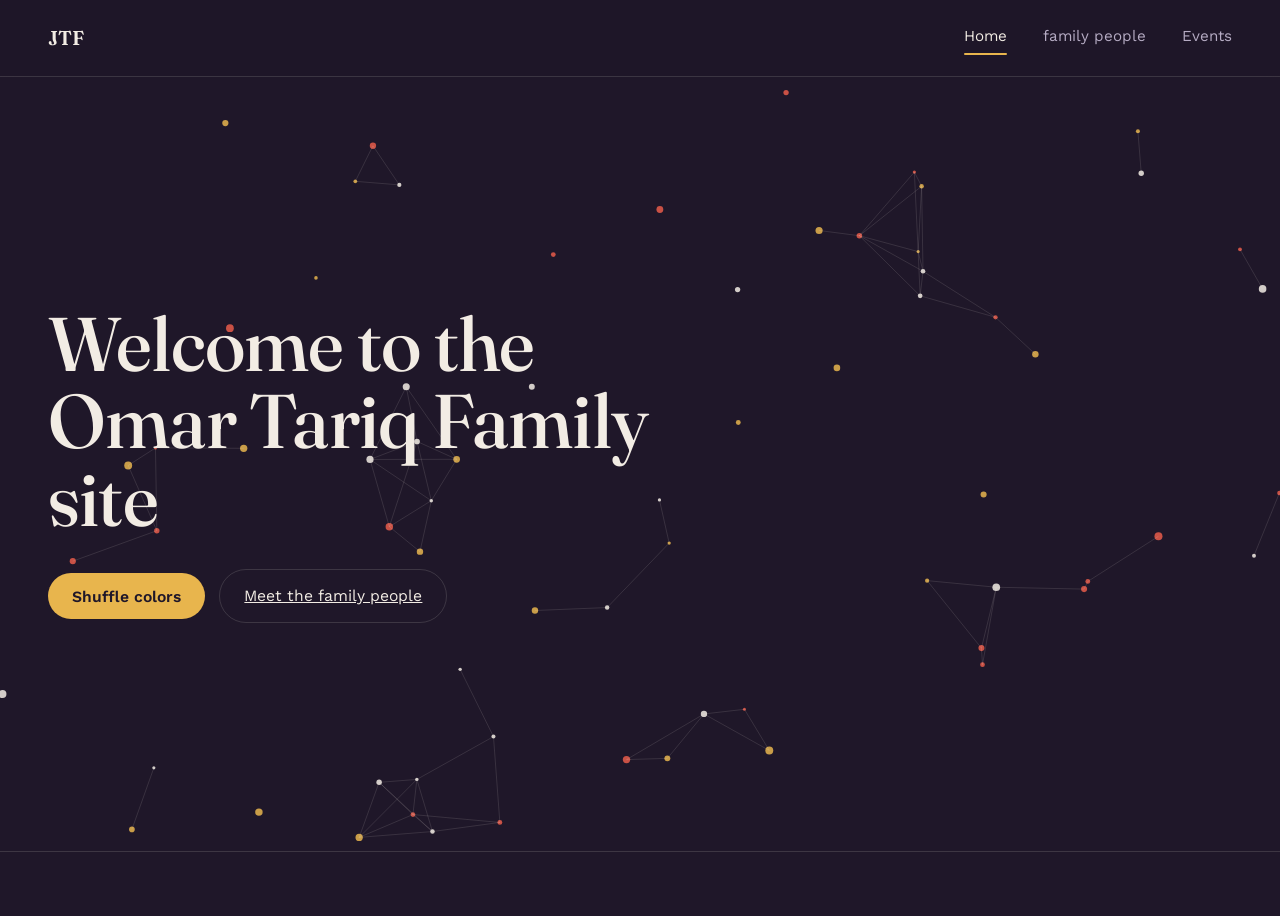
<file: index.html>
<!DOCTYPE html>
<html lang="en">
<head>
  <meta charset="UTF-8" />
  <meta name="viewport" content="width=device-width, initial-scale=1.0" />
  <title>Home</title>
  <link rel="preconnect" href="https://fonts.googleapis.com" />
  <link rel="preconnect" href="https://fonts.gstatic.com" crossorigin />
  <link href="https://fonts.googleapis.com/css2?family=Fraunces:opsz,wght@9..144,400;9..144,500;9..144,600&family=Work+Sans:wght@400;500;600&display=swap" rel="stylesheet" />
  <link rel="stylesheet" href="styles.css" />
</head>
<body>

<nav class="site-nav">
  <a class="brand" href="index.html">JTF</a>
  <div class="links">
    <a href="index.html" aria-current="page">Home</a>
    <a href="main.html">family people</a>
    <a href="holidays.html"> Events </a>
  </div>
</nav>

<section class="hero">
  <canvas id="fun-canvas"></canvas>
  <div class="hero-content">
    <p class="hero-eyebrow"></p>
    <h1>Welcome to the Omar Tariq Family site<br></h1>
    <p> </p>
    <div class="hero-actions">
      <button class="btn btn-primary" id="shuffle-btn">Shuffle colors</button>
      <a class="btn btn-ghost" href="main.html">Meet the family people</a>
    </div>
    <p class="hero-hint"></p>
  </div>
</section>



</section>

<footer class="site-footer">

</footer>

<script src="script.js"></script>
</body>
</html>
</file>
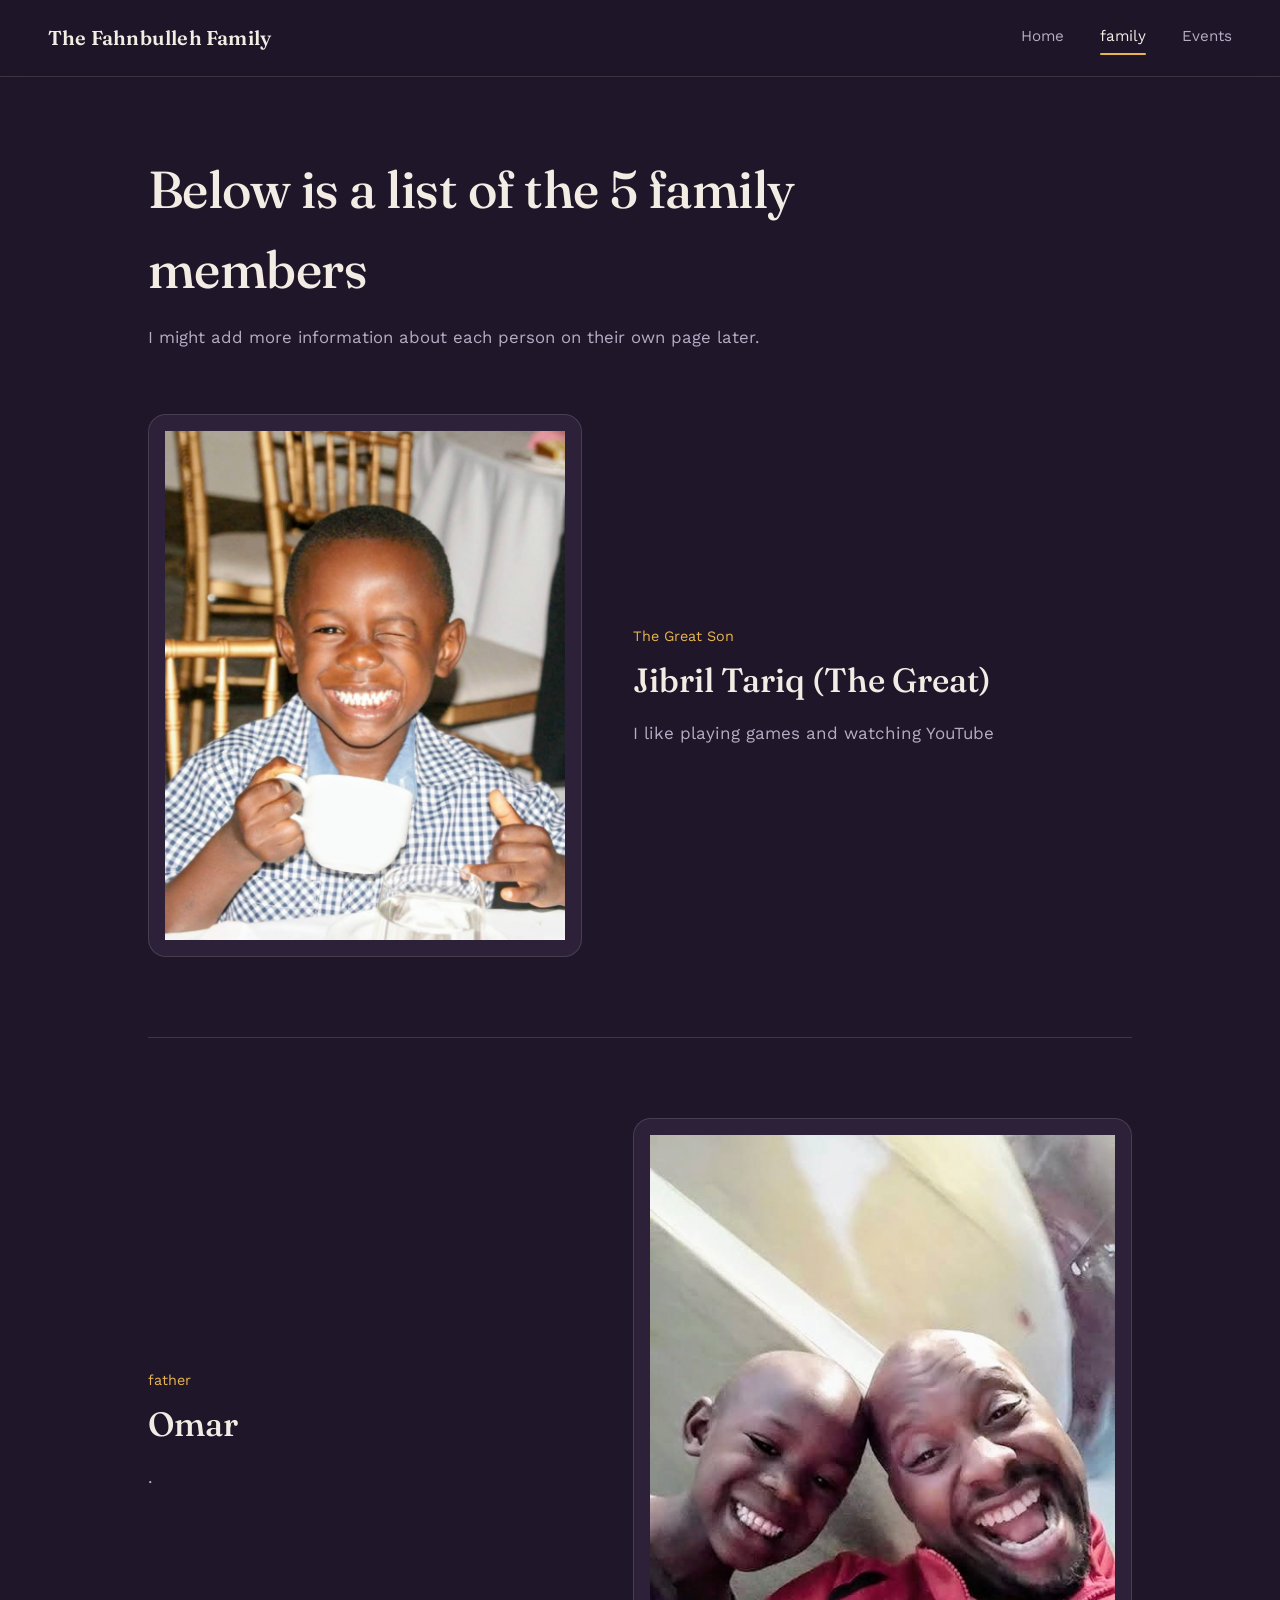
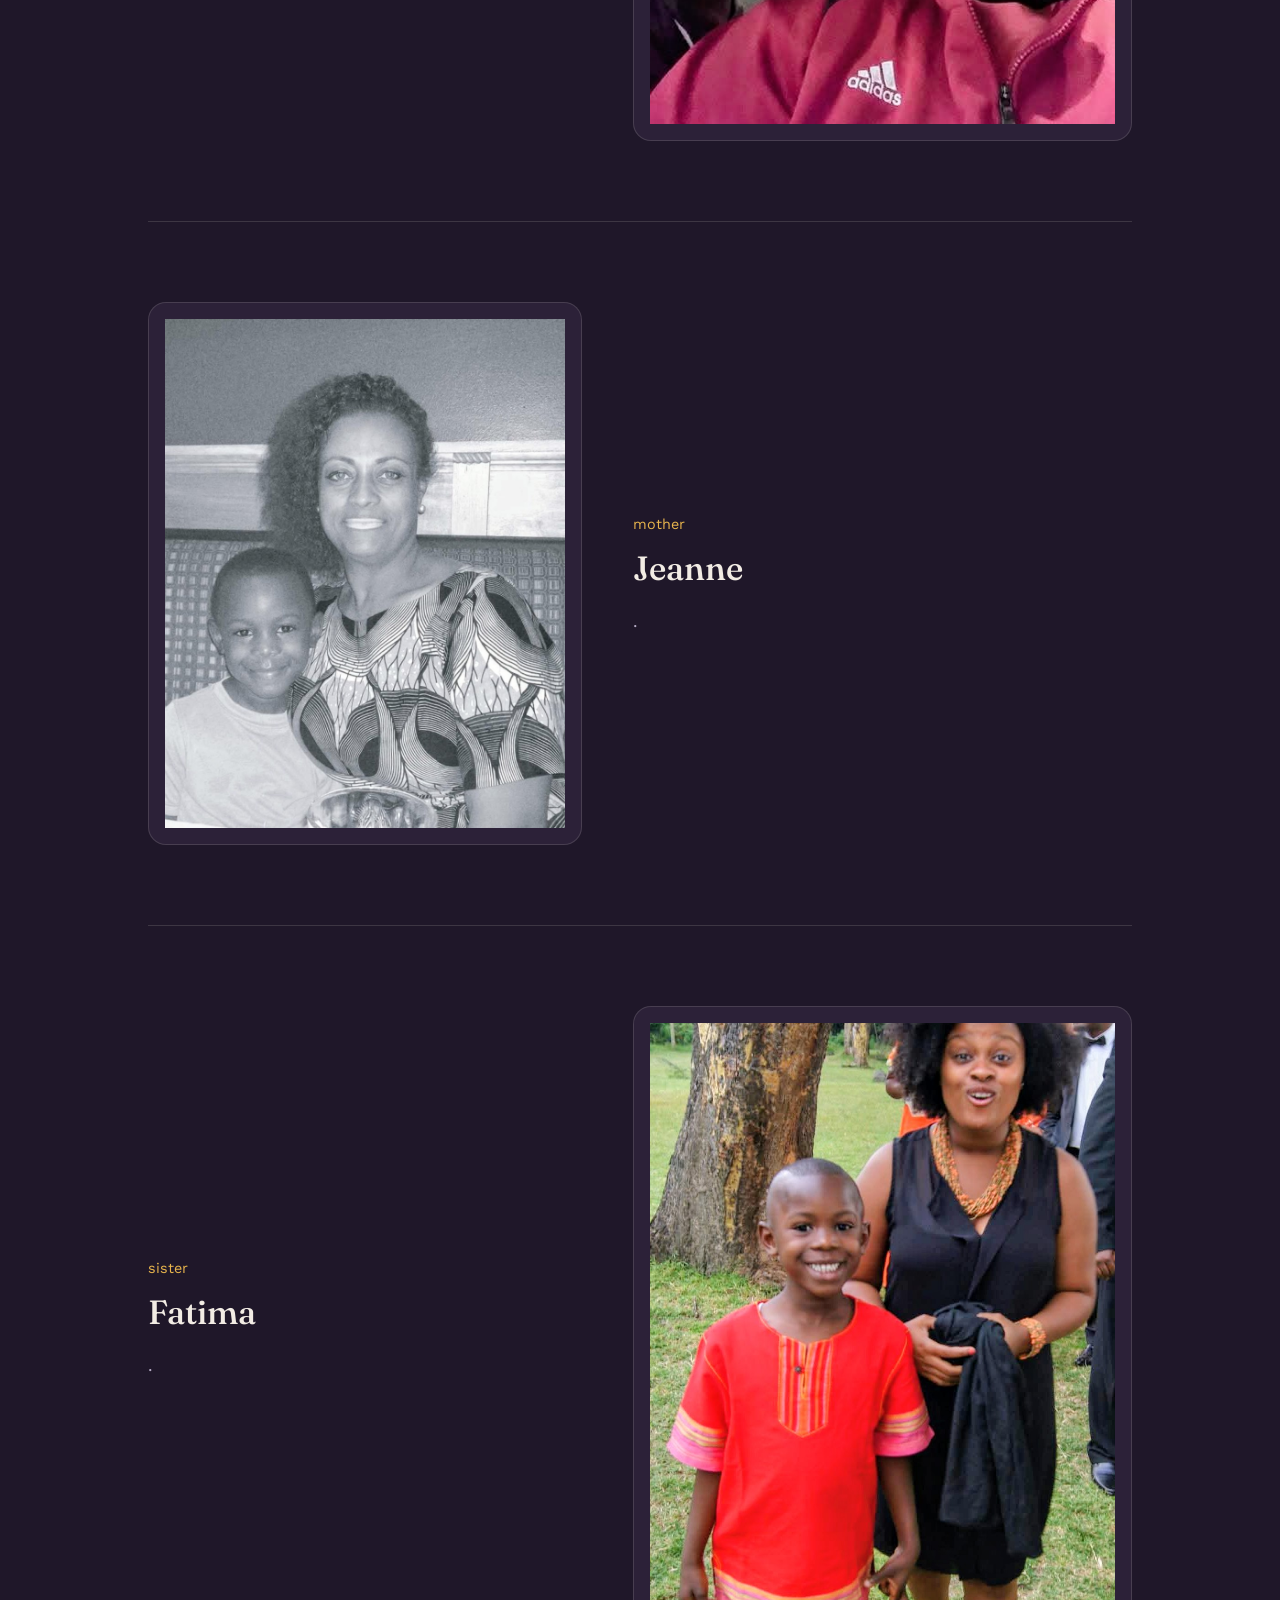
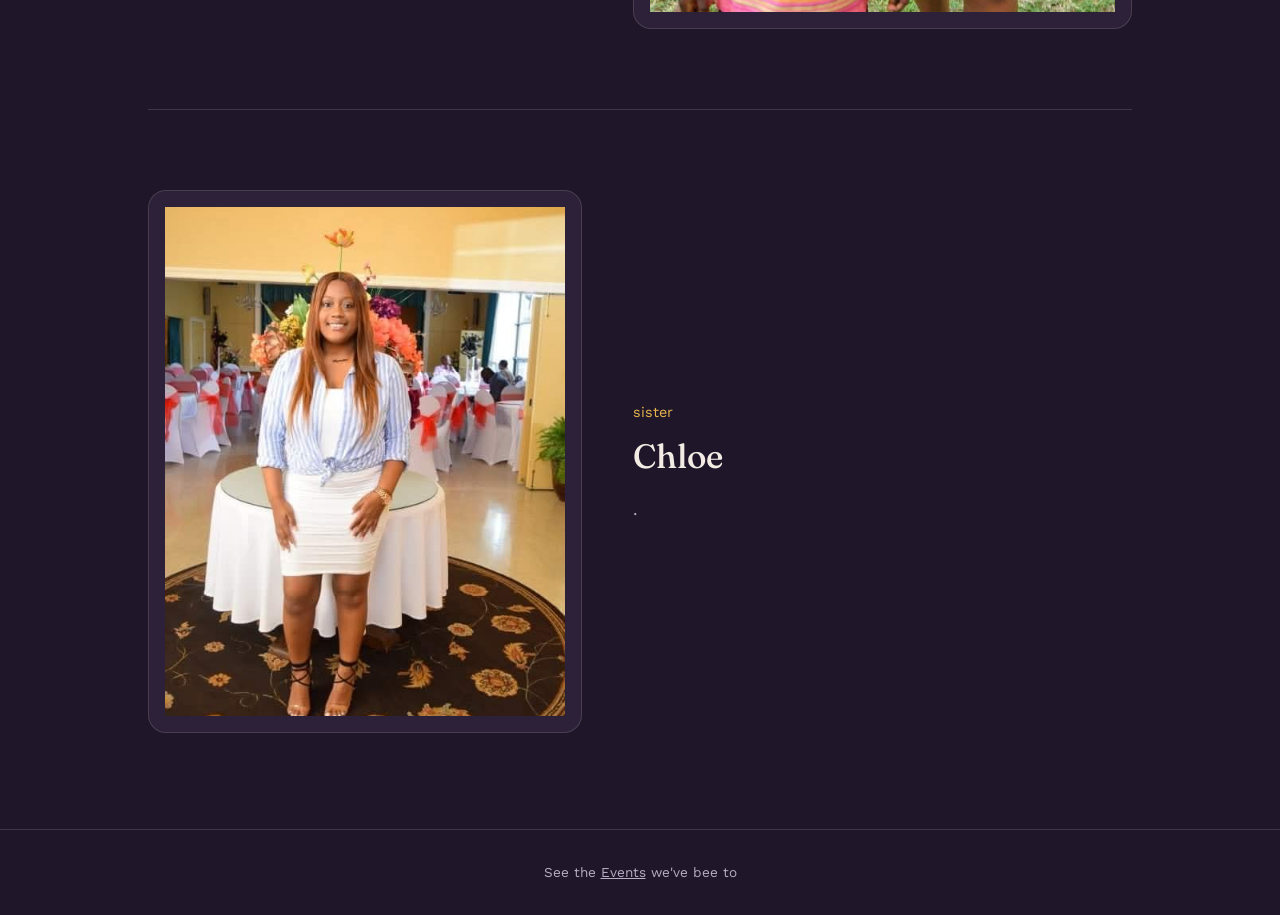
<file: main.html>
<!DOCTYPE html>
<html lang="en">
<head>
  <meta charset="UTF-8" />
  <meta name="viewport" content="width=device-width, initial-scale=1.0" />
  <title>Family</title>
  <link rel="preconnect" href="https://fonts.googleapis.com" />
  <link rel="preconnect" href="https://fonts.gstatic.com" crossorigin />
  <link href="https://fonts.googleapis.com/css2?family=Fraunces:opsz,wght@9..144,400;9..144,500;9..144,600&family=Work+Sans:wght@400;500;600&display=swap" rel="stylesheet" />
  <link rel="stylesheet" href="styles.css" />
</head>
<body>

<nav class="site-nav">
  <a class="brand" href="index.html">The Fahnbulleh Family</a>
  <div class="links">
    <a href="index.html">Home</a>
    <a href="main.html" aria-current="page">family</a>
    <a href="holidays.html"> Events </a>
  </div>
</nav>

<main class="page">
  <div class="page-header">
    <h1>Below is a list of the 5 family members</h1>
    <p>I might add more information about each person on their own page later.</p>
  </div>

  <div class="team-list">

    <article class="team-row">
      <div class="team-photo is-placeholder">
        <img src="thegreat.jpeg" height="1047" width="1192"/></div>
      <div class="team-copy">
        <p class="team-role">The Great Son</p>
        <h2> Jibril Tariq (The Great)</h2>
        <p>I like playing games and watching YouTube</p>
      </div>
    </article>

    <article class="team-row">
      <div class="team-photo is-placeholder">
        <img src="daddy1.jpeg" height="960" width="540"/>
      </div>
      <div class="team-copy">
        <p class="team-role">father</p>
        <h2> Omar </h2>
        <p> .</p>
      </div>
    </article>

    <article class="team-row">
      <div class="team-photo is-placeholder">
        <img src="mommyandjt.jpeg" height="1110" width="1214"/></div>
      <div class="team-copy">
        <p class="team-role">mother</p>
        <h2>Jeanne</h2>
        <p>. </p>
      </div>
    </article>

    <article class="team-row">
      <div class="team-photo is-placeholder">
      <img src="fatima.jpeg" height="1151" width="801"/>
      </div>
      <div class="team-copy">
        <p class="team-role">sister</p>
        <h2> Fatima</h2>
        <p>. </p>
      </div>
    </article>


        <article class="team-row">
          <div class="team-photo is-placeholder">
           <img src="chloe.jpeg" height="736" width="500"/>
          </div>
          <div class="team-copy">
            <p class="team-role">sister</p>
            <h2> Chloe</h2>
            <p>. </p>
          </div>
        </article>


  </div>
</main>

<footer class="site-footer">
  See the <a href="holidays.html">Events</a> we've bee to
</footer>

<script src="script.js"></script>
</body>
</html>
</file>
<file: styles.css>
:root {
    --bg: #1f1729;
    --bg-panel: #2c2138;
    --accent: #e8b54d;
    --accent-warm: #e85c4a;
    --text: #f2ece4;
    --text-dim: #b6acc4;
    --line: rgba(242, 236, 228, 0.14);

    --font-display: "Fraunces", serif;
    --font-body: "Work Sans", sans-serif;

    --max-width: 1080px;
}

@media (prefers-reduced-motion: reduce) {
    *, *::before, *::after {
        animation-duration: 0.001ms !important;
        animation-iteration-count: 1 !important;
        transition-duration: 0.001ms !important;
    }
}

* { box-sizing: border-box; }

html { scroll-behavior: smooth; }

body {
    margin: 0;
    background: var(--bg);
    color: var(--text);
    font-family: var(--font-body);
    font-size: 17px;
    line-height: 1.55;
    -webkit-font-smoothing: antialiased;
}

img { max-width: 100%; display: block; }

a { color: inherit; }


.site-nav {
    position: sticky;
    top: 0;
    z-index: 20;
    display: flex;
    align-items: center;
    justify-content: space-between;
    padding: 1.4rem clamp(1.25rem, 5vw, 3rem);
    background: rgba(31, 23, 41, 0.85);
    backdrop-filter: blur(10px);
    border-bottom: 1px solid var(--line);
}

.site-nav .brand {
    font-family: var(--font-display);
    font-size: 1.25rem;
    font-weight: 600;
    letter-spacing: 0.01em;
    text-decoration: none;
}

.site-nav .links {
    display: flex;
    gap: clamp(1rem, 3vw, 2.25rem);
}

.site-nav .links a {
    text-decoration: none;
    color: var(--text-dim);
    font-size: 0.95rem;
    position: relative;
    padding-bottom: 3px;
    transition: color 0.2s ease;
}

.site-nav .links a:hover,
.site-nav .links a[aria-current="page"] {
    color: var(--text);
}

.site-nav .links a[aria-current="page"]::after {
    content: "";
    position: absolute;
    left: 0;
    right: 0;
    bottom: -4px;
    height: 2px;
    background: var(--accent);
    border-radius: 2px;
}


.hero {
    position: relative;
    min-height: 86vh;
    display: flex;
    align-items: center;
    overflow: hidden;
    padding: 0 clamp(1.25rem, 5vw, 3rem);
}

#fun-canvas {
    position: absolute;
    inset: 0;
    width: 100%;
    height: 100%;
    z-index: 0;
}

.hero-content {
    position: relative;
    z-index: 1;
    max-width: 640px;
    pointer-events: none;
}

.hero-content * { pointer-events: auto; }

.hero-eyebrow {
    color: var(--text-dim);
    font-size: 0.95rem;
    margin-bottom: 0.75rem;
}

.hero h1 {
    font-family: var(--font-display);
    font-weight: 500;
    font-size: clamp(2.75rem, 7vw, 4.75rem);
    line-height: 1.02;
    margin: 0 0 1.25rem;
    letter-spacing: -0.01em;
}

.hero p {
    color: var(--text-dim);
    font-size: 1.1rem;
    max-width: 46ch;
    margin: 0 0 2rem;
}

.hero-actions {
    display: flex;
    gap: 0.9rem;
    flex-wrap: wrap;
    align-items: center;
}

.btn {
    border: none;
    cursor: pointer;
    font-family: var(--font-body);
    font-size: 0.98rem;
    padding: 0.85rem 1.5rem;
    border-radius: 999px;
    transition: transform 0.15s ease, background 0.2s ease;
}

.btn-primary {
    background: var(--accent);
    color: #1f1729;
    font-weight: 600;
}

.btn-primary:hover { transform: translateY(-2px); }

.btn-ghost {
    background: transparent;
    color: var(--text);
    border: 1px solid var(--line);
}

.btn-ghost:hover { border-color: var(--text-dim); }

.hero-hint {
    margin-top: 2.25rem;
    font-size: 0.85rem;
    color: var(--text-dim);
}

.page {
    max-width: var(--max-width);
    margin: 0 auto;
    padding: clamp(2.5rem, 6vw, 4.5rem) clamp(1.25rem, 5vw, 3rem) 6rem;
}

.page-header {
    margin-bottom: clamp(2.5rem, 6vw, 4rem);
    max-width: 60ch;
}

.page-header h1 {
    font-family: var(--font-display);
    font-weight: 500;
    font-size: clamp(2.25rem, 5vw, 3.25rem);
    margin: 0 0 0.9rem;
    letter-spacing: -0.01em;
}

.page-header p {
    color: var(--text-dim);
    font-size: 1.05rem;
    margin: 0;
}

.team-list {
    display: flex;
    flex-direction: column;
    gap: clamp(3rem, 7vw, 5rem);
}

.team-row {
    display: grid;
    grid-template-columns: minmax(0, 1fr) minmax(0, 1.15fr);
    gap: clamp(1.75rem, 4vw, 3.5rem);
    align-items: center;
    padding-bottom: clamp(3rem, 7vw, 5rem);
    border-bottom: 1px solid var(--line);
}

.team-list .team-row:last-child {
    border-bottom: none;
    padding-bottom: 0;
}

.team-row:nth-child(even) .team-photo { order: 2; }
.team-row:nth-child(even) .team-copy { order: 1; }

.team-photo {
    aspect-ratio: 4 / 5;
    border-radius: 18px;
    overflow: hidden;
    background: var(--bg-panel);
    border: 1px solid var(--line);
}

.team-photo img {
    width: 100%;
    height: 100%;
    object-fit: cover;
}

.team-photo.is-placeholder {
    display: flex;
    align-items: center;
    justify-content: center;
    color: var(--text-dim);
    font-size: 0.9rem;
    text-align: center;
    padding: 1rem;
}

.team-copy .team-role {
    color: var(--accent);
    font-size: 0.9rem;
    margin: 0 0 0.4rem;
}

.team-copy h2 {
    font-family: var(--font-display);
    font-weight: 500;
    font-size: clamp(1.6rem, 3vw, 2.1rem);
    margin: 0 0 0.85rem;
}

.team-copy p {
    color: var(--text-dim);
    margin: 0 0 0.9rem;
    max-width: 52ch;
}

.team-copy p:last-child { margin-bottom: 0; }


.site-footer {
    padding: 2rem clamp(1.25rem, 5vw, 3rem);
    border-top: 1px solid var(--line);
    color: var(--text-dim);
    font-size: 0.85rem;
    text-align: center;
}


@media (max-width: 720px) {
    .team-row {
        grid-template-columns: 1fr;
    }
    .team-row:nth-child(even) .team-photo,
    .team-row:nth-child(even) .team-copy {
        order: initial;
    }
    .team-photo { aspect-ratio: 16 / 10; }
}

.memory-list {
    display: flex;
    flex-direction: column;
    gap: clamp(3rem, 7vw, 5rem);
}

.memory-row {
    display: grid;
    grid-template-columns: minmax(0, 1fr) minmax(0, 1.15fr);
    gap: clamp(1.75rem, 4vw, 3.5rem);
    align-items: center;
    padding-bottom: clamp(3rem, 7vw, 5rem);
    border-bottom: 1px solid var(--line);
}

.memory-list .memory-row:last-child {
    border-bottom: none;
    padding-bottom: 0;
}

.memory-row:nth-child(even) .memory-photo { order: 2; }
.memory-row:nth-child(even) .memory-copy { order: 1; }

.memory-photo {
    all: unset;
    cursor: pointer;
    display: block;
    aspect-ratio: 4 / 5;
    border-radius: 18px;
    overflow: hidden;
    background: var(--bg-panel);
    border: 1px solid var(--line);
    position: relative;
}

.memory-photo img {
    width: 100%;
    height: 100%;
    object-fit: cover;
    transition: transform 0.4s ease;
}

.memory-photo:hover img {
    transform: scale(1.05);
}

.memory-photo::after {
    content: "click to expand";
    position: absolute;
    right: 12px;
    bottom: 12px;
    font-size: 0.75rem;
    color: var(--text);
    background: rgba(31, 23, 41, 0.65);
    padding: 0.3rem 0.65rem;
    border-radius: 999px;
    opacity: 0;
    transition: opacity 0.2s ease;
}

.memory-photo:hover::after {
    opacity: 1;
}

.memory-copy .memory-role {
    color: var(--accent);
    font-size: 0.9rem;
    margin: 0 0 0.4rem;
}

.memory-copy h2 {
    font-family: var(--font-display);
    font-weight: 500;
    font-size: clamp(1.6rem, 3vw, 2.1rem);
    margin: 0 0 0.85rem;
}

.memory-copy p {
    color: var(--text-dim);
    margin: 0;
    max-width: 52ch;
}


.reveal {
    opacity: 0;
    transform: translateY(30px);
    transition: opacity 0.7s ease, transform 0.7s ease;
}

.reveal.in-view {
    opacity: 1;
    transform: translateY(0);
}


.lightbox {
    position: fixed;
    inset: 0;
    z-index: 50;
    display: none;
    align-items: center;
    justify-content: center;
    padding: 2rem;
    background: rgba(15, 10, 20, 0.9);
    backdrop-filter: blur(6px);
}

.lightbox.is-open {
    display: flex;
}

.lightbox figure {
    margin: 0;
    max-width: min(90vw, 900px);
}

.lightbox img {
    width: 100%;
    border-radius: 12px;
    display: block;
}

.lightbox figcaption {
    color: var(--text-dim);
    text-align: center;
    margin-top: 0.75rem;
    font-size: 0.95rem;
}

.lightbox-close {
    position: absolute;
    top: 1.5rem;
    right: 1.5rem;
    background: none;
    border: none;
    color: var(--text);
    font-size: 2rem;
    line-height: 1;
    cursor: pointer;
}

@media (max-width: 720px) {
    .memory-row {
        grid-template-columns: 1fr;
    }
    .memory-row:nth-child(even) .memory-photo,
    .memory-row:nth-child(even) .memory-copy {
        order: initial;
    }
    .memory-photo { aspect-ratio: 16 / 10; }
}
</file>
